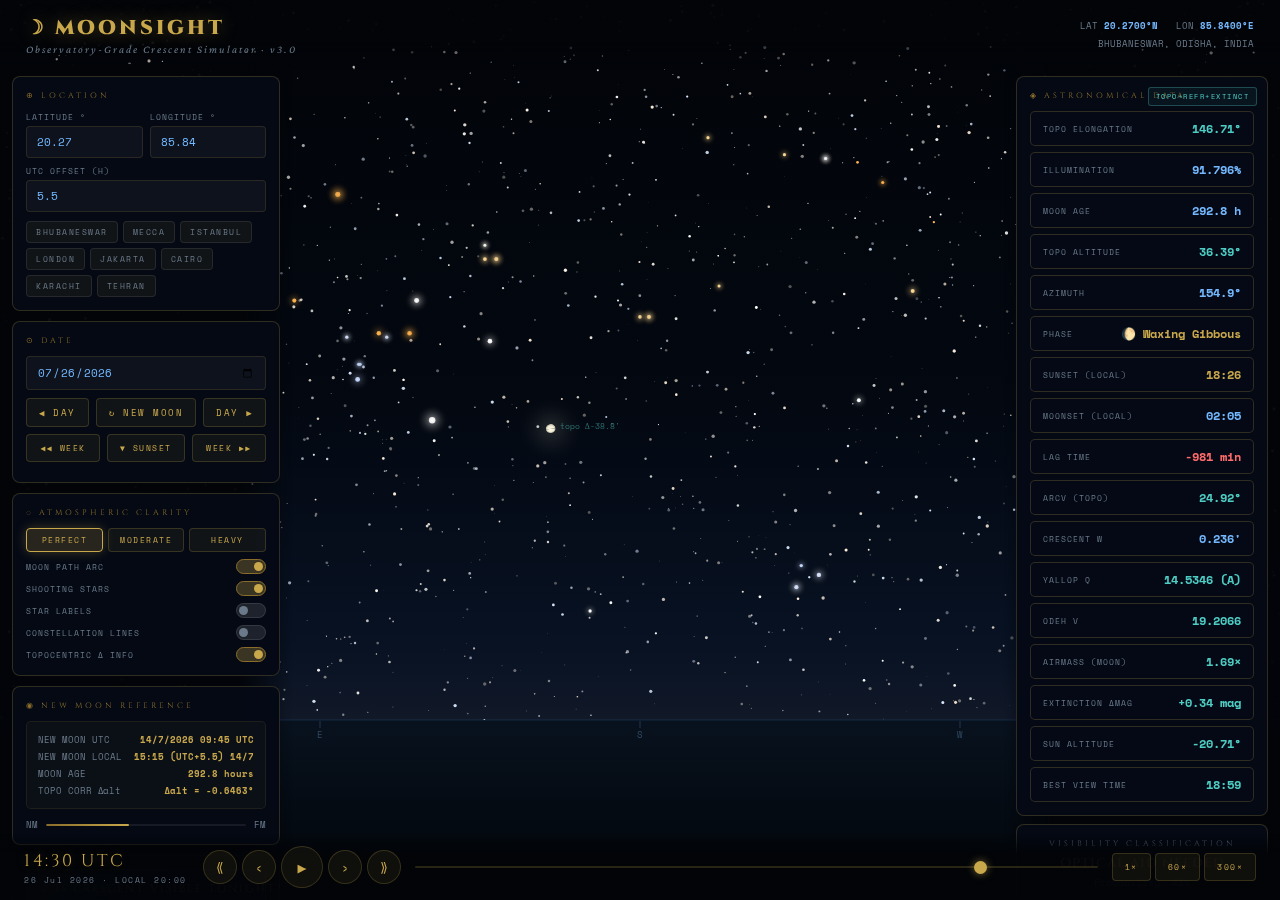
<file: images.google.drive.html>
<!DOCTYPE html>
<html lang="en">
<head>
<meta charset="UTF-8">
<meta name="viewport" content="width=device-width, initial-scale=1.0">
<title>MoonSight v3 – Observatory-Grade Crescent Simulator</title>
<style>
@import url('https://fonts.googleapis.com/css2?family=Space+Mono:wght@400;700&family=Cinzel:wght@400;600;900&family=Crimson+Pro:ital,wght@0,300;0,400;1,300&display=swap');
:root{
  --gold:#c9a84c;--gold-dim:#8a6d2a;--data-green:#4ecdc4;--data-blue:#74b9ff;
  --text-muted:#6a7a8a;--panel-bg:rgba(4,10,22,0.93);--border:rgba(201,168,76,0.22);
}
*{margin:0;padding:0;box-sizing:border-box}
html,body{width:100%;height:100%;overflow:hidden;background:#020408;color:#e8e4da;font-family:'Space Mono',monospace}
canvas{position:fixed;top:0;left:0;display:block}
#ui{position:fixed;inset:0;pointer-events:none;z-index:10}
#ui *{pointer-events:auto}
#hdr{position:absolute;top:0;left:0;right:0;display:flex;align-items:center;justify-content:space-between;padding:14px 26px;background:linear-gradient(to bottom,rgba(2,4,8,.97) 60%,transparent)}
.logo-main{font-family:'Cinzel',serif;font-size:20px;font-weight:900;color:var(--gold);letter-spacing:3px;text-shadow:0 0 18px rgba(201,168,76,.45)}
.logo-sub{font-family:'Crimson Pro',serif;font-size:11px;font-style:italic;color:var(--text-muted);letter-spacing:2px;margin-top:2px}
.hdr-coords{text-align:right;font-size:9px;line-height:1.9;color:var(--text-muted)}
.hdr-coords span{color:var(--data-blue);font-weight:700}
.panel{background:var(--panel-bg);border:1px solid var(--border);border-radius:8px;padding:13px;backdrop-filter:blur(14px)}
.plabel{font-size:8px;letter-spacing:3px;color:var(--gold-dim);text-transform:uppercase;margin-bottom:10px;font-family:'Cinzel',serif}
#lpanel{position:absolute;left:0;top:64px;bottom:0;width:292px;padding:12px;overflow-y:auto;display:flex;flex-direction:column;gap:10px;background:linear-gradient(to right,rgba(2,4,8,.97) 82%,transparent)}
#rpanel{position:absolute;right:0;top:64px;width:276px;padding:12px;display:flex;flex-direction:column;gap:8px;background:linear-gradient(to left,rgba(2,4,8,.97) 82%,transparent)}
#bpanel{position:absolute;bottom:0;left:0;right:0;padding:12px 24px;display:flex;align-items:center;gap:14px;background:linear-gradient(to top,rgba(2,4,8,.97) 70%,transparent)}
.ifield{width:100%;background:rgba(255,255,255,.04);border:1px solid rgba(201,168,76,.15);border-radius:4px;color:var(--data-blue);font-family:'Space Mono',monospace;font-size:11px;padding:7px 10px;outline:none;transition:border-color .2s}
.ifield:focus{border-color:rgba(201,168,76,.5)}
.ifield::placeholder{color:var(--text-muted)}
.ilbl{font-size:8px;color:var(--text-muted);letter-spacing:1px;margin-bottom:3px;text-transform:uppercase}
.irow{display:flex;gap:7px;margin-bottom:7px}
.btn{background:rgba(201,168,76,.07);border:1px solid var(--border);color:var(--gold);font-family:'Space Mono',monospace;font-size:9px;letter-spacing:1.5px;padding:7px 12px;border-radius:4px;cursor:pointer;transition:all .18s;text-transform:uppercase;white-space:nowrap}
.btn:hover{background:rgba(201,168,76,.18);border-color:var(--gold);box-shadow:0 0 10px rgba(201,168,76,.2)}
.btn.active{background:rgba(201,168,76,.24);border-color:var(--gold);box-shadow:0 0 12px rgba(201,168,76,.3)}
.btn-full{width:100%;padding:10px;text-align:center}
.btn-eid{width:100%;padding:11px;font-family:'Cinzel',serif;font-size:11px;letter-spacing:2px;background:linear-gradient(135deg,rgba(201,168,76,.15),rgba(78,205,196,.08))}
.presets{display:flex;flex-wrap:wrap;gap:5px}
.pbtn{font-size:8px;padding:4px 9px;color:var(--text-muted);border-color:rgba(255,255,255,.09)}
.pbtn:hover{color:var(--data-blue);border-color:var(--data-blue)}
.dgrid{display:grid;gap:6px}
.ditem{background:var(--panel-bg);border:1px solid var(--border);border-radius:5px;padding:8px 12px;display:flex;justify-content:space-between;align-items:center}
.dkey{font-size:8px;color:var(--text-muted);letter-spacing:1px;text-transform:uppercase}
.dval{font-size:12px;font-weight:700;color:var(--data-blue)}
.dval.gold{color:var(--gold)}.dval.green{color:var(--data-green)}.dval.red{color:#ff6b6b}.dval.orange{color:#ffa07a}.dval.yellow{color:#ffd700}
#vbadge{text-align:center;padding:13px}
.vb-lbl{font-size:8px;letter-spacing:3px;color:var(--text-muted);text-transform:uppercase;margin-bottom:5px;font-family:'Cinzel',serif}
.vb-txt{font-family:'Cinzel',serif;font-size:13px;font-weight:600;letter-spacing:1px}
.vb-prob{font-size:10px;color:var(--text-muted);margin-top:3px}
.tdisp{font-family:'Cinzel',serif;font-size:17px;color:var(--gold);letter-spacing:2.5px;min-width:165px;text-shadow:0 0 12px rgba(201,168,76,.28)}
.tsub{font-size:8px;color:var(--text-muted);letter-spacing:1.5px;margin-top:2px}
.cbtns{display:flex;gap:5px;align-items:center}
.cbtn{width:34px;height:34px;background:rgba(201,168,76,.07);border:1px solid var(--border);border-radius:50%;display:flex;align-items:center;justify-content:center;cursor:pointer;color:var(--gold);font-size:13px;transition:all .18s;flex-shrink:0}
.cbtn:hover{background:rgba(201,168,76,.2);border-color:var(--gold)}
.cbtn.active{background:rgba(201,168,76,.25);border-color:var(--gold);box-shadow:0 0 10px rgba(201,168,76,.28)}
.cbtn-lg{width:42px;height:42px;font-size:15px}
#tslider{flex:1;-webkit-appearance:none;height:2px;background:rgba(201,168,76,.2);border-radius:2px;outline:none;cursor:pointer}
#tslider::-webkit-slider-thumb{-webkit-appearance:none;width:13px;height:13px;background:var(--gold);border-radius:50%;cursor:pointer;box-shadow:0 0 8px rgba(201,168,76,.6)}
.trow{display:flex;align-items:center;justify-content:space-between;margin-top:7px}
.tlbl{font-size:8px;color:var(--text-muted);letter-spacing:1px;text-transform:uppercase}
.tog{width:30px;height:15px;background:rgba(255,255,255,.1);border-radius:8px;cursor:pointer;position:relative;transition:background .2s;border:1px solid rgba(255,255,255,.1);flex-shrink:0}
.tog.on{background:rgba(201,168,76,.28);border-color:var(--gold-dim)}
.tog::after{content:'';position:absolute;top:2px;left:2px;width:9px;height:9px;background:var(--text-muted);border-radius:50%;transition:all .2s}
.tog.on::after{left:17px;background:var(--gold)}
.atm-row{display:flex;gap:5px}
.atm-btn{flex:1;font-size:8px;padding:5px;text-align:center}
.atm-btn.active{background:rgba(201,168,76,.18);border-color:var(--gold);color:var(--gold)}
.phase-wrap{display:flex;align-items:center;gap:8px;margin-top:9px}
.pbar-bg{flex:1;height:2px;background:rgba(255,255,255,.07);border-radius:2px;overflow:hidden}
.pbar{height:100%;background:linear-gradient(to right,var(--gold-dim),var(--gold));border-radius:2px;transition:width .5s ease}
.nmbox{background:rgba(201,168,76,.04);border:1px solid rgba(201,168,76,.1);border-radius:5px;padding:9px 11px;margin-top:7px}
.nmrow{display:flex;justify-content:space-between;font-size:9px;padding:2px 0}
.nmk{color:var(--text-muted)}.nmv{color:var(--gold);font-weight:700}
#modal{position:fixed;inset:0;z-index:200;display:none;align-items:center;justify-content:center;background:rgba(2,4,8,.9);backdrop-filter:blur(12px)}
#modal.show{display:flex}
.mpanel{background:var(--panel-bg);border:1px solid var(--border);border-radius:12px;padding:30px;max-width:580px;width:92%;max-height:86vh;overflow-y:auto}
.mtitle{font-family:'Cinzel',serif;font-size:19px;color:var(--gold);letter-spacing:2.5px;margin-bottom:4px;text-align:center}
.msub{font-family:'Crimson Pro',serif;font-size:13px;color:var(--text-muted);text-align:center;margin-bottom:22px;font-style:italic}
.mresult{text-align:center;padding:18px;border-radius:8px;margin-bottom:18px;font-family:'Cinzel',serif;font-size:17px;letter-spacing:1.5px}
.mresult.vis{background:rgba(78,205,196,.1);border:1px solid rgba(78,205,196,.4);color:var(--data-green)}
.mresult.nov{background:rgba(255,107,107,.1);border:1px solid rgba(255,107,107,.4);color:#ff6b6b}
.mresult.unc{background:rgba(255,215,0,.1);border:1px solid rgba(255,215,0,.4);color:#ffd700}
.mdet{font-family:'Crimson Pro',serif;font-size:14px;line-height:1.75;color:#b8c8d4}
.mdet h4{font-family:'Cinzel',serif;font-size:10px;letter-spacing:2px;color:var(--gold-dim);margin:14px 0 6px}
.crow{display:flex;justify-content:space-between;padding:5px 0;border-bottom:1px solid rgba(255,255,255,.04);font-size:12px}
#acc-chip{position:absolute;top:10px;right:10px;font-size:7px;letter-spacing:1.5px;color:var(--data-green);border:1px solid rgba(78,205,196,.3);border-radius:3px;padding:3px 7px;background:rgba(78,205,196,.06)}
::-webkit-scrollbar{width:3px}::-webkit-scrollbar-track{background:transparent}::-webkit-scrollbar-thumb{background:var(--gold-dim);border-radius:2px}
</style>
</head>
<body>
<canvas id="c-stars"></canvas>
<canvas id="c-sky"></canvas>

<div id="ui">
<div id="hdr">
  <div>
    <div class="logo-main">☽ MOONSIGHT</div>
    <div class="logo-sub">Observatory-Grade Crescent Simulator · v3.0</div>
  </div>
  <div class="hdr-coords" id="hdr-coords">
    <div>LAT <span id="hc-lat">20.2700°N</span> &nbsp; LON <span id="hc-lon">85.8400°E</span></div>
    <div>BHUBANESWAR, ODISHA, INDIA</div>
  </div>
</div>

<div id="lpanel">
  <div class="panel">
    <div class="plabel">⊕ Location</div>
    <div class="irow">
      <div style="flex:1"><div class="ilbl">Latitude °</div><input class="ifield" id="i-lat" type="number" step="0.0001" value="20.27"></div>
      <div style="flex:1"><div class="ilbl">Longitude °</div><input class="ifield" id="i-lon" type="number" step="0.0001" value="85.84"></div>
    </div>
    <div class="ilbl">UTC Offset (h)</div>
    <input class="ifield" id="i-tz" type="number" step="0.5" value="5.5" style="margin-bottom:9px">
    <div class="presets">
      <button class="btn pbtn" onclick="preset('bhubaneswar')">Bhubaneswar</button>
      <button class="btn pbtn" onclick="preset('mecca')">Mecca</button>
      <button class="btn pbtn" onclick="preset('istanbul')">Istanbul</button>
      <button class="btn pbtn" onclick="preset('london')">London</button>
      <button class="btn pbtn" onclick="preset('jakarta')">Jakarta</button>
      <button class="btn pbtn" onclick="preset('cairo')">Cairo</button>
      <button class="btn pbtn" onclick="preset('karachi')">Karachi</button>
      <button class="btn pbtn" onclick="preset('tehran')">Tehran</button>
    </div>
  </div>

  <div class="panel">
    <div class="plabel">⊙ Date</div>
    <input class="ifield" id="i-date" type="date" style="margin-bottom:8px">
    <div class="irow">
      <button class="btn" style="flex:1" onclick="shiftDay(-1)">◀ Day</button>
      <button class="btn" style="flex:1" onclick="gotoNewMoon()">↻ New Moon</button>
      <button class="btn" style="flex:1" onclick="shiftDay(1)">Day ▶</button>
    </div>
    <div class="irow" style="margin-top:3px">
      <button class="btn" style="flex:1;font-size:8px" onclick="shiftDay(-7)">◀◀ Week</button>
      <button class="btn" style="flex:1;font-size:8px" onclick="gotoSunset()">▼ Sunset</button>
      <button class="btn" style="flex:1;font-size:8px" onclick="shiftDay(7)">Week ▶▶</button>
    </div>
  </div>

  <div class="panel">
    <div class="plabel">◌ Atmospheric Clarity</div>
    <div class="atm-row">
      <button class="btn atm-btn active" id="a-clear" onclick="setAtmo('clear')">Perfect</button>
      <button class="btn atm-btn" id="a-haze"  onclick="setAtmo('haze')">Moderate</button>
      <button class="btn atm-btn" id="a-heavy" onclick="setAtmo('heavy')">Heavy</button>
    </div>
    <div class="trow"><span class="tlbl">Moon Path Arc</span><div class="tog on" id="tog-arc" onclick="togArc()"></div></div>
    <div class="trow"><span class="tlbl">Shooting Stars</span><div class="tog on" id="tog-sh" onclick="togShoot()"></div></div>
    <div class="trow"><span class="tlbl">Star Labels</span><div class="tog" id="tog-lbl" onclick="togLabels()"></div></div>
    <div class="trow"><span class="tlbl">Constellation Lines</span><div class="tog" id="tog-con" onclick="togConst()"></div></div>
    <div class="trow"><span class="tlbl">Topocentric Δ info</span><div class="tog on" id="tog-topo" onclick="togTopo()"></div></div>
  </div>

  <div class="panel">
    <div class="plabel">◉ New Moon Reference</div>
    <div class="nmbox">
      <div class="nmrow"><span class="nmk">NEW MOON UTC</span><span class="nmv" id="nm-utc">—</span></div>
      <div class="nmrow"><span class="nmk">NEW MOON LOCAL</span><span class="nmv" id="nm-loc">—</span></div>
      <div class="nmrow"><span class="nmk">MOON AGE</span><span class="nmv" id="nm-age">—</span></div>
      <div class="nmrow"><span class="nmk">TOPO CORR Δalt</span><span class="nmv" id="nm-topo">—</span></div>
    </div>
    <div class="phase-wrap">
      <span style="font-size:9px;color:var(--text-muted)">NM</span>
      <div class="pbar-bg"><div class="pbar" id="pbar" style="width:0%"></div></div>
      <span style="font-size:9px;color:var(--text-muted)">FM</span>
    </div>
  </div>

  <div class="panel">
    <button class="btn btn-eid" onclick="showModal()">☽ Is Crescent Visible Tonight?</button>
    <div style="font-size:8px;color:var(--text-muted);text-align:center;margin-top:7px;font-family:'Crimson Pro',serif;font-style:italic">Yallop 1997 · Odeh 2004 · Topo Elongation · Solar Depression</div>
  </div>
</div>

<div id="rpanel">
  <div class="panel" style="position:relative">
    <div id="acc-chip">TOPO+REFR+EXTINCT</div>
    <div class="plabel">◈ Astronomical Data</div>
    <div class="dgrid">
      <div class="ditem"><span class="dkey">Topo Elongation</span><span class="dval gold" id="d-elong">—</span></div>
      <div class="ditem"><span class="dkey">Illumination</span><span class="dval" id="d-illum">—</span></div>
      <div class="ditem"><span class="dkey">Moon Age</span><span class="dval" id="d-age">—</span></div>
      <div class="ditem"><span class="dkey">Topo Altitude</span><span class="dval green" id="d-alt">—</span></div>
      <div class="ditem"><span class="dkey">Azimuth</span><span class="dval" id="d-az">—</span></div>
      <div class="ditem"><span class="dkey">Phase</span><span class="dval" id="d-phase">—</span></div>
      <div class="ditem"><span class="dkey">Sunset (local)</span><span class="dval gold" id="d-ss">—</span></div>
      <div class="ditem"><span class="dkey">Moonset (local)</span><span class="dval" id="d-ms">—</span></div>
      <div class="ditem"><span class="dkey">Lag Time</span><span class="dval" id="d-lag">—</span></div>
      <div class="ditem"><span class="dkey">ARCV (topo)</span><span class="dval gold" id="d-arcv">—</span></div>
      <div class="ditem"><span class="dkey">Crescent W</span><span class="dval" id="d-W">—</span></div>
      <div class="ditem"><span class="dkey">Yallop q</span><span class="dval" id="d-q">—</span></div>
      <div class="ditem"><span class="dkey">Odeh V</span><span class="dval" id="d-V">—</span></div>
      <div class="ditem"><span class="dkey">Airmass (Moon)</span><span class="dval" id="d-am">—</span></div>
      <div class="ditem"><span class="dkey">Extinction Δmag</span><span class="dval" id="d-ext">—</span></div>
      <div class="ditem"><span class="dkey">Sun Altitude</span><span class="dval" id="d-sa">—</span></div>
      <div class="ditem"><span class="dkey">Best View Time</span><span class="dval green" id="d-bvt">—</span></div>
    </div>
  </div>
  <div class="panel" id="vbadge">
    <div class="vb-lbl">Visibility Classification</div>
    <div class="vb-txt" id="vb-txt" style="color:var(--text-muted)">CALCULATING…</div>
    <div class="vb-prob" id="vb-prob">—</div>
  </div>
</div>

<div id="bpanel">
  <div>
    <div class="tdisp" id="tdisp">00:00 UTC</div>
    <div class="tsub" id="tsub">—</div>
  </div>
  <div class="cbtns">
    <div class="cbtn" onclick="stepMin(-60)" title="-1h">⟪</div>
    <div class="cbtn" onclick="stepMin(-1)"  title="-1m">‹</div>
    <div class="cbtn cbtn-lg" id="playbtn" onclick="togglePlay()">▶</div>
    <div class="cbtn" onclick="stepMin(1)"   title="+1m">›</div>
    <div class="cbtn" onclick="stepMin(60)"  title="+1h">⟫</div>
  </div>
  <!-- FIX: slider now represents LOCAL minutes-of-day (0=local midnight) -->
  <input type="range" id="tslider" min="0" max="1439" value="720" oninput="sliderInput(this.value)">
  <div style="display:flex;gap:4px">
    <button class="btn" style="font-size:8px" onclick="setSpd(1)">1×</button>
    <button class="btn" style="font-size:8px" onclick="setSpd(60)">60×</button>
    <button class="btn" style="font-size:8px" onclick="setSpd(300)">300×</button>
  </div>
</div>
</div>

<div id="modal">
  <div class="mpanel">
    <div class="mtitle">☽ Crescent Visibility Analysis</div>
    <div class="msub">Observatory-Grade · Topocentric Elongation · Solar Depression · Bennett Refraction</div>
    <div class="mresult" id="mr-box">ASSESSING…</div>
    <div class="mdet" id="mr-det"></div>
    <div style="margin-top:22px;text-align:center">
      <button class="btn" onclick="document.getElementById('modal').classList.remove('show')">✕ Close</button>
    </div>
  </div>
</div>

<script>
'use strict';
// ═══════════════════════════════════════════════════════════════════
//  MOONSIGHT v3 — Full Astronomical Engine (All Bugs Fixed)
//  FIX LOG:
//  1. topoCorrect() — radian consistency (u from Math.atan is radians,
//     was wrongly passed through *R2D back to Math.sin/cos)
//  2. bennetRefraction() — tan() wrapper is degree-based, removed
//     spurious *D2R inside call
//  3. Topocentric elongation — use topoSS.ra/dec not mSS.ra/dec
//     for Yallop q, Odeh V, crescent width W (mixed-frame fix)
//  4. assess() — solar depression gate: −5° to −12° optimal window
//  5. findBestVisibilityTime() — peak ARCV scan (replaces first-prob)
//  6. projectAz() — single canonical projection, used by ALL renderers
//  7. Arc cache rendering — now uses projectAz() (was different formula)
//  8. Compass labels — now uses projectAz()
//  9. sliderInput() — slider is LOCAL minutes, convert to UTC on input
// 10. updateUI() slider readback — set to local minutes
// 11. gotoNewMoon() — hardcoded S.hour=18 was local; now stores UTC
// 12. findRiseSet() prevAlt — was storing diff (alt-target),
//     then comparing pd=prevAlt-target which double-subtracted target
// ═══════════════════════════════════════════════════════════════════

const D2R=Math.PI/180, R2D=180/Math.PI;
const norm360=a=>((a%360)+360)%360;
// Degree-based trig wrappers
const sin=a=>Math.sin(a*D2R), cos=a=>Math.cos(a*D2R), tan=a=>Math.tan(a*D2R);
const asin=v=>Math.asin(v)*R2D, acos=v=>Math.acos(v)*R2D, atan2=(y,x)=>Math.atan2(y,x)*R2D;

// ── Julian Day ─────────────────────────────────────────────────────
function jd(yr,mo,dy,h=0,m=0,s=0){
  let Y=yr,M=mo,D=dy+(h+m/60+s/3600)/24;
  if(M<=2){Y--;M+=12;}
  const A=Math.floor(Y/100),B=2-A+Math.floor(A/4);
  return Math.floor(365.25*(Y+4716))+Math.floor(30.6001*(M+1))+D+B-1524.5;
}
function jd2cal(jd0){
  const Z=Math.floor(jd0+.5),F=jd0+.5-Z;
  let A=Z;
  if(Z>=2299161){const a=Math.floor((Z-1867216.25)/36524.25);A=Z+1+a-Math.floor(a/4);}
  const B=A+1524,C=Math.floor((B-122.1)/365.25),D=Math.floor(365.25*C),E=Math.floor((B-D)/30.6001);
  const day=B-D-Math.floor(30.6001*E);
  const month=E<14?E-1:E-13;
  const year=month>2?C-4716:C-4715;
  const h=F*24,hh=Math.floor(h),mm=Math.floor((h-hh)*60);
  return{year,month,day,hour:hh,min:mm};
}
const Tc=jd0=>(jd0-2451545)/36525;

// ── NUTATION (IAU 1980, 20 dominant terms) ─────────────────────────
const NUT_TERMS=[
  [0,0,0,0,1,-171996,-174.2,92025,8.9],[-2,0,0,2,2,-13187,-1.6,5736,-3.1],
  [0,0,0,2,2,-2274,-0.2,977,-0.5],[0,0,0,0,2,2062,0.2,-895,0.5],
  [0,1,0,0,0,1426,-3.4,54,-0.1],[0,0,1,0,0,712,0.1,-7,0],
  [-2,1,0,2,2,-517,1.2,224,-0.6],[0,0,0,2,1,-386,-0.4,200,0],
  [0,0,1,2,2,-301,0,129,-0.1],[-2,-1,0,2,2,217,-0.5,-95,0.3],
  [-2,0,1,0,0,-158,0,0,0],[-2,0,0,2,1,129,0.1,-70,0],
  [0,0,-1,2,2,123,0,-53,0],[2,0,0,0,0,63,0,0,0],
  [0,0,1,0,1,63,0.1,-33,0],[2,0,-1,2,2,-59,0,26,0],
  [0,0,-1,0,1,-58,-0.1,32,0],[0,0,1,2,1,-51,0,27,0],
  [-2,0,2,0,0,48,0,0,0],[0,0,-2,2,1,46,0,-24,0],
];
function nutation(jd0){
  const t=Tc(jd0);
  const D=norm360(297.85036+445267.111480*t-0.0019142*t*t+t*t*t/189474);
  const M=norm360(357.52772+35999.050340*t-0.0001603*t*t-t*t*t/300000);
  const Mp=norm360(134.96298+477198.867398*t+0.0086972*t*t+t*t*t/56250);
  const F=norm360(93.27191+483202.017538*t-0.0036825*t*t+t*t*t/327270);
  const Om=norm360(125.04452-1934.136261*t+0.0020708*t*t+t*t*t/450000);
  let dpsi=0,deps=0;
  for(const[d,m,mp,f,om,p0,p1,e0,e1] of NUT_TERMS){
    const arg=d*D+m*M+mp*Mp+f*F+om*Om;
    dpsi+=(p0+p1*t)*sin(arg); deps+=(e0+e1*t)*cos(arg);
  }
  return{dpsi:dpsi/36e6,deps:deps/36e6};
}

function obliquity(jd0){
  const t=Tc(jd0)/100;
  const e0=23+26/60+21.448/3600-(4680.93/3600)*t-(1.55/3600)*t*t+(1999.25/3600)*t*t*t
           -(51.38/3600)*t*t*t*t-(249.67/3600)*t*t*t*t*t;
  return e0+nutation(jd0).deps;
}

// ── SUN POSITION (VSOP87 abridged, Meeus Ch.25) ────────────────────
function sunPos(jd0){
  const t=Tc(jd0);
  const L0=norm360(280.46646+36000.76983*t+0.0003032*t*t);
  const M=norm360(357.52911+35999.05029*t-0.0001537*t*t);
  const C=(1.914602-0.004817*t-0.000014*t*t)*sin(M)+(0.019993-0.000101*t)*sin(2*M)+0.000289*sin(3*M);
  const sLon=L0+C;
  const{dpsi}=nutation(jd0);
  const Om=125.04-1934.136*t;
  const appLon=sLon+dpsi-0.00569-0.00478*sin(Om);
  const eps=obliquity(jd0);
  const ra=norm360(atan2(cos(eps)*sin(appLon),cos(appLon)));
  const dec=asin(sin(eps)*sin(appLon));
  return{lon:norm360(appLon),ra,dec,trueLon:norm360(sLon)};
}

// ── MOON POSITION (ELP-2000/82, Meeus Ch.47, 60+30 terms) ─────────
const LR=[
  [0,0,1,0,6288774,-20905355],[2,0,-1,0,1274027,-3699111],[2,0,0,0,658314,-2955968],
  [0,0,2,0,213618,-569925],[0,1,0,0,-185116,48888],[0,0,0,2,-114332,-3149],
  [2,0,-2,0,58793,246158],[2,-1,-1,0,57066,-152138],[2,0,1,0,53322,-170733],
  [2,-1,0,0,45758,-204586],[0,1,-1,0,-40923,-129620],[1,0,0,0,-34720,108743],
  [0,1,1,0,-30383,104755],[2,0,0,-2,15327,10321],[0,0,1,2,-12528,0],
  [0,0,1,-2,10980,79661],[4,0,-1,0,10675,-34782],[0,0,3,0,10034,-23210],
  [4,0,-2,0,8548,-21636],[2,1,-1,0,-7888,24208],[2,1,0,0,-6766,30824],
  [1,0,-1,0,-5163,-8379],[1,1,0,0,4987,-16675],[2,-1,1,0,4036,-12831],
  [2,0,2,0,3994,-10445],[4,0,0,0,3861,-11650],[2,0,-3,0,3665,14403],
  [0,1,-2,0,-2689,-7003],[2,0,-1,2,-2602,0],[2,-1,-2,0,2390,10056],
  [1,0,1,0,-2348,6322],[2,-2,0,0,2236,-9884],[0,1,2,0,-2120,5751],
  [0,2,0,0,-2069,0],[2,-2,-1,0,2048,-4950],[2,0,1,-2,-1773,4130],
  [2,0,0,2,-1595,0],[4,-1,-1,0,1215,-3958],[0,0,2,2,-1110,0],
  [3,0,-1,0,-892,3258],[2,1,1,0,-810,2616],[4,-1,-2,0,759,-1897],
  [0,2,-1,0,-713,-2117],[2,2,-1,0,-700,2354],[2,1,-2,0,691,0],
  [2,-1,0,-2,596,0],[4,0,1,0,549,-1423],[0,0,4,0,537,-1117],
  [4,-1,0,0,520,-1571],[1,0,-2,0,-487,-1739],[2,1,0,-2,-399,0],
  [0,0,2,-2,-381,-4421],[1,1,1,0,351,0],[3,0,-2,0,-340,0],
  [4,0,-3,0,330,0],[2,-1,2,0,327,0],[0,2,1,0,-323,1165],
  [1,1,-1,0,299,0],[2,0,3,0,294,0],[2,0,-1,-2,0,8752],
];
const BL=[
  [0,0,0,1,5128122],[0,0,1,1,280602],[0,0,1,-1,277693],[2,0,0,-1,173237],
  [2,0,-1,1,55413],[2,0,-1,-1,46271],[2,0,0,1,32573],[0,0,2,1,17198],
  [2,0,1,-1,9266],[0,0,2,-1,8822],[2,-1,0,-1,8216],[2,0,-2,-1,4324],
  [2,0,1,1,4200],[2,1,0,-1,-3359],[2,-1,-1,1,2463],[2,-1,0,1,2211],
  [2,-1,-1,-1,2065],[0,1,-1,-1,-1870],[4,0,-1,-1,1828],[0,1,0,1,-1794],
  [0,0,0,3,-1749],[0,1,-1,1,-1565],[1,0,0,1,-1491],[0,1,1,1,-1475],
  [0,1,1,-1,-1410],[0,1,0,-1,-1344],[1,0,0,-1,-1335],[0,0,3,1,1107],
  [4,0,0,-1,1021],[4,0,-1,1,833],
];
function moonPos(jd0){
  const t=Tc(jd0);
  const Lp=norm360(218.3164477+481267.88123421*t-0.0015786*t*t+t*t*t/538841-t*t*t*t/65194000);
  const D=norm360(297.8501921+445267.1114034*t-0.0018819*t*t+t*t*t/545868-t*t*t*t/113065000);
  const M=norm360(357.5291092+35999.0502909*t-0.0001536*t*t+t*t*t/24490000);
  const Mp=norm360(134.9633964+477198.8675055*t+0.0087414*t*t+t*t*t/69699-t*t*t*t/14712000);
  const F=norm360(93.2720950+483202.0175233*t-0.0036539*t*t-t*t*t/3526000+t*t*t*t/863310000);
  const Om=norm360(125.0445479-1934.1362608*t+0.0020754*t*t+t*t*t/467441-t*t*t*t/60616000);
  const A1=norm360(119.75+131.849*t),A2=norm360(53.09+479264.290*t),A3=norm360(313.45+481266.484*t);
  const E=1-0.002516*t-0.0000074*t*t,E2=E*E;
  let SL=0,Sr=0,Sb=0;
  for(const[d,m,mp,f,sl,sr] of LR){
    const arg=d*D+m*M+mp*Mp+f*F,ec=Math.abs(m)===1?E:Math.abs(m)===2?E2:1;
    SL+=ec*sl*sin(arg); Sr+=ec*sr*cos(arg);
  }
  for(const[d,m,mp,f,sb] of BL){
    const arg=d*D+m*M+mp*Mp+f*F,ec=Math.abs(m)===1?E:Math.abs(m)===2?E2:1;
    Sb+=ec*sb*sin(arg);
  }
  SL+=3958*sin(A1)+1962*sin(Lp-F)+318*sin(A2);
  Sb+=-2235*sin(Lp)+382*sin(A3)+175*sin(A1-F)+175*sin(A1+F)+127*sin(Lp-Mp)-115*sin(Lp+Mp);
  const{dpsi}=nutation(jd0);
  const lon=norm360(Lp+SL/1e6+dpsi);
  const lat=Sb/1e6;
  const dist=385000.56+Sr/1e3;
  const eps=obliquity(jd0);
  const ra=norm360(atan2(cos(eps)*sin(lon)-tan(lat)*sin(eps),cos(lon)));
  const dec=asin(sin(lat)*cos(eps)+cos(lat)*sin(eps)*sin(lon));
  return{lon,lat,dist,ra,dec};
}

// ── LOCAL SIDEREAL TIME ────────────────────────────────────────────
function lst(jd0,lon){
  const t=Tc(jd0);
  const theta=280.46061837+360.98564736629*(jd0-2451545)+0.000387933*t*t-t*t*t/38710000;
  const{dpsi}=nutation(jd0);
  const eqEq=dpsi*cos(obliquity(jd0));
  return norm360(theta+lon+eqEq);
}

// ── EQUATORIAL → HORIZONTAL ───────────────────────────────────────
function eq2hor(ra,dec,LST,lat){
  const H=norm360(LST-ra);
  const alt=asin(sin(lat)*sin(dec)+cos(lat)*cos(dec)*cos(H));
  const az=norm360(atan2(sin(H),cos(H)*sin(lat)-tan(dec)*cos(lat))+180);
  return{alt,az,H};
}

// ── TOPOCENTRIC CORRECTION (Meeus Ch.40) ──────────────────────────
// FIX 1: u from Math.atan() is radians — must use Math.sin(u)/Math.cos(u),
//         NOT sin(u) [which is the degree wrapper] or Math.sin(u*R2D).
//         Old code had Math.sin(u*R2D) which converted radians → degrees
//         then passed to Math.sin → completely wrong values.
function topoCorrect(ra,dec,dist_km,LST,lat,elev_m=0){
  const latRad=lat*D2R;
  const Hrad=norm360(LST-ra)*D2R;               // hour angle in radians
  const sinPi=Math.asin(6378.14/dist_km);        // horizontal parallax (radians)

  // Geocentric latitude auxiliary angle (Meeus 11.1) — result is radians
  const u=Math.atan(0.99664719*Math.tan(latRad));
  // rho components — u is in radians, use Math.sin/cos directly
  const rhoSinPhi=0.99664719*Math.sin(u)+(elev_m/6378140)*Math.sin(latRad);
  const rhoCosPhi=Math.cos(u)+(elev_m/6378140)*Math.cos(latRad);

  const decRad=dec*D2R;
  const sinPiV=Math.sin(sinPi); // sin(horizontal parallax)

  // Δα in radians (Meeus 40.6)
  const dRA_rad=Math.atan2(
    -rhoCosPhi*sinPiV*Math.sin(Hrad),
    Math.cos(decRad)-rhoCosPhi*sinPiV*Math.cos(Hrad)
  );

  // Topocentric declination (Meeus 40.7)
  const decT_rad=Math.atan2(
    (Math.sin(decRad)-rhoSinPhi*sinPiV)*Math.cos(dRA_rad),
    Math.cos(decRad)-rhoCosPhi*sinPiV*Math.cos(Hrad)
  );

  const raT=norm360(ra+dRA_rad*R2D);
  const decT=decT_rad*R2D;
  return{ra:raT, dec:decT, dRA:dRA_rad*R2D, dDec:decT-dec};
}

// ── BENNETT REFRACTION (Bennett 1982, Meeus Ch.16) ─────────────────
// FIX 2: tan() is a degree-wrapper (tan(a)=Math.tan(a*D2R)).
//         Old code: tan((alt+...)*D2R) — double-converted to radians.
//         Correct: tan(alt+...) — the wrapper handles the D2R.
function bennetRefraction(alt_app){
  if(alt_app<-0.5) return 0;
  // alt_app is in degrees; tan() wrapper converts internally
  const R=1.02/(60*tan(alt_app+10.3/(alt_app+5.11)));
  return Math.max(0,R); // degrees
}
function apparentAlt(trueAlt){
  let app=trueAlt;
  for(let i=0;i<3;i++) app=trueAlt+bennetRefraction(app);
  return app;
}

// ── ATMOSPHERIC EXTINCTION (Schaefer 1991) ─────────────────────────
function airmass(alt){
  if(alt<-2) return 999;
  const z=90-alt;
  return 1/(cos(z)+0.025*Math.exp(-11*cos(z)));
}
function extinction(alt,clarity){
  const k=clarity==='clear'?0.20:clarity==='haze'?0.35:0.60;
  const X=airmass(alt);
  return{k,X,dV:k*X};
}
function extinctionFactor(dV){return Math.pow(10,0.4*dV);}

// ── RISE/SET SEARCH ────────────────────────────────────────────────
// FIX 12: prevAlt was storing (appA-target) i.e. "diff", then doing
//          pd = prevAlt - target which double-subtracted target.
//          Fix: store raw appA, compare with target in sign-change check.
function findRiseSet(jdNoon,lat,lon,body,findSetting){
  const target=body==='sun'?-0.833:0.125;
  const STEPS=48;
  let prevAlt=null,prevJD=null,bestJD=null;
  for(let i=0;i<=STEPS;i++){
    const jdSamp=jdNoon-0.5+i/STEPS;
    const LST=lst(jdSamp,lon);
    let ra,dec,dist;
    if(body==='sun'){const s=sunPos(jdSamp);ra=s.ra;dec=s.dec;}
    else{const m=moonPos(jdSamp);ra=m.ra;dec=m.dec;dist=m.dist;
      const tc=topoCorrect(ra,dec,dist,LST,lat);ra=tc.ra;dec=tc.dec;}
    const{alt}=eq2hor(ra,dec,LST,lat);
    const appA=apparentAlt(alt); // store raw apparent altitude
    if(prevAlt!==null){
      if(findSetting?(prevAlt>target&&appA<=target):(prevAlt<target&&appA>=target)){
        let lo=prevJD,hi=jdSamp;
        for(let k=0;k<40;k++){
          const mid=(lo+hi)/2,L2=lst(mid,lon);
          let r2,d2,d3;
          if(body==='sun'){const s=sunPos(mid);r2=s.ra;d2=s.dec;}
          else{const m=moonPos(mid);r2=m.ra;d2=m.dec;d3=m.dist;
            const tc=topoCorrect(r2,d2,d3,L2,lat);r2=tc.ra;d2=tc.dec;}
          const aa=apparentAlt(eq2hor(r2,d2,L2,lat).alt);
          if(findSetting?aa>target:aa<target) lo=mid; else hi=mid;
        }
        bestJD=(lo+hi)/2; break;
      }
    }
    prevAlt=appA; prevJD=jdSamp;
  }
  return bestJD||jdNoon+(findSetting?0.25:-0.25);
}

// ── ELONGATION & ILLUMINATION ──────────────────────────────────────
function elongation(mRA,mDec,sRA,sDec){
  return acos(sin(sDec)*sin(mDec)+cos(sDec)*cos(mDec)*cos(mRA-sRA));
}
function illumination(elong){return(1-cos(elong))/2*100;}

// ── CRESCENT WIDTH (Schaefer 1988) ────────────────────────────────
function crescentWidth(elong_deg,dist_km){
  const sd=0.27245*6378.14/dist_km*60;
  return{W:sd*(1-cos(elong_deg))/2,sd};
}

// ── BRIGHT LIMB POSITION ANGLE ────────────────────────────────────
function brightLimbPA(mRA,mDec,sRA,sDec){
  return atan2(cos(sDec)*sin(sRA-mRA),sin(sDec)*cos(mDec)-cos(sDec)*sin(mDec)*cos(sRA-mRA));
}

// ── YALLOP q-CRITERION (1997) ─────────────────────────────────────
function yallop(arcv,W){return arcv-(11.8371-6.3226*W+0.7319*W*W-0.1018*W*W*W);}
function yallopClass(q){
  if(q>0.216)  return{cls:'A',label:'Easily Visible',prob:100,color:'#4ecdc4'};
  if(q>-0.014) return{cls:'B',label:'Visible (opt aid confirmable)',prob:88,color:'#74b9ff'};
  if(q>-0.160) return{cls:'C',label:'May Need Optical Aid',prob:65,color:'#a8edea'};
  if(q>-0.232) return{cls:'D',label:'Optical Aid Only',prob:40,color:'#ffa07a'};
  if(q>-0.293) return{cls:'E',label:'Extremely Difficult',prob:15,color:'#ffd700'};
  return{cls:'F',label:'Not Visible',prob:0,color:'#ff6b6b'};
}

// ── ODEH V-CRITERION (2004) ───────────────────────────────────────
function odeh(arcv,W){return arcv-(7.1651-6.3226*W+0.7319*W*W-0.1018*W*W*W);}
function odehClass(V){
  if(V>=5.65)  return{label:'Naked Eye',prob:100,color:'#4ecdc4'};
  if(V>=2.00)  return{label:'Optical Aid Possible',prob:70,color:'#74b9ff'};
  if(V>=-0.96) return{label:'Difficult Optical',prob:35,color:'#ffa07a'};
  return{label:'Not Visible',prob:0,color:'#ff6b6b'};
}

const danjon=elong=>elong>7.5;

// ── PHASE NAME ────────────────────────────────────────────────────
function phaseName(moonLon,sunLon){
  const d=norm360(moonLon-sunLon);
  if(d<11.25)  return'🌑 New Moon';
  if(d<78.75)  return'🌒 Waxing Crescent';
  if(d<101.25) return'🌓 First Quarter';
  if(d<168.75) return'🌔 Waxing Gibbous';
  if(d<191.25) return'🌕 Full Moon';
  if(d<258.75) return'🌖 Waning Gibbous';
  if(d<281.25) return'🌗 Last Quarter';
  if(d<348.75) return'🌘 Waning Crescent';
  return'🌑 New Moon';
}

// ── NEW MOON FINDER (Meeus Ch.49) ─────────────────────────────────
function newMoonK(kk){
  const T0=kk/1236.85;
  let J=2451550.09766+29.530588861*kk+0.00015437*T0*T0-0.000000150*T0*T0*T0+0.00000000073*T0*T0*T0*T0;
  const M=norm360(2.5534+29.10535670*kk-0.0000014*T0*T0),Mr=M*D2R;
  const Mp=norm360(201.5643+385.81693528*kk+0.0107582*T0*T0+0.00001238*T0*T0*T0),Mpr=Mp*D2R;
  const F=norm360(160.7108+390.67050284*kk-0.0016118*T0*T0),Fr=F*D2R;
  const Om=norm360(124.7746-1.56375588*kk+0.0020672*T0*T0),Omr=Om*D2R;
  const E=1-0.002516*T0-0.0000074*T0*T0;
  J+=-0.40720*Math.sin(Mpr)+0.17241*E*Math.sin(Mr)+0.01608*Math.sin(2*Mpr)
     +0.01039*Math.sin(2*Fr)+0.00739*E*Math.sin(Mpr-Mr)-0.00514*E*Math.sin(Mpr+Mr)
     +0.00208*E*E*Math.sin(2*Mr)-0.00111*Math.sin(Mpr-2*Fr)-0.00057*Math.sin(Mpr+2*Fr)
     +0.00056*E*Math.sin(2*Mpr+Mr)-0.00042*Math.sin(3*Mpr)+0.00042*E*Math.sin(Mr+2*Fr)
     +0.00038*E*Math.sin(Mr-2*Fr)-0.00024*E*Math.sin(2*Mpr-Mr)-0.00017*Math.sin(Omr)
     -0.00007*Math.sin(Mpr+2*Mr)+0.00004*Math.sin(2*Mpr-2*Fr)+0.00004*Math.sin(3*Mr)
     +0.00003*Math.sin(Mpr+Mr-2*Fr)+0.00003*Math.sin(2*Mpr+2*Fr)-0.00003*Math.sin(Mpr+Mr+2*Fr)
     +0.00003*Math.sin(Mpr-Mr+2*Fr)-0.00002*Math.sin(Mpr-Mr-2*Fr)-0.00002*Math.sin(3*Mpr+Mr)
     +0.00002*Math.sin(4*Mpr);
  return J;
}
function findNewMoon(jd0){
  const d=jd2cal(jd0);
  const yr=d.year+(d.month-1)/12+(d.day-1)/365.25;
  let k=Math.round((yr-2000)*12.3685);
  for(let dk=-2;dk<=2;dk++){
    const J=newMoonK(k+dk),J2=newMoonK(k+dk+1);
    if(J<=jd0&&J2>jd0) return{jd:J,jdNext:J2,k:k+dk};
  }
  return{jd:newMoonK(k),jdNext:newMoonK(k+1),k};
}

// ── VISIBILITY ASSESSMENT ─────────────────────────────────────────
// FIX 4: Added solar depression penalty.
// Optimal crescent contrast window: sun -7° to -9° (Schaefer 1988).
// Sun above -5°: sky too bright → heavy penalty.
// Sun below -12°: nautical twilight, moon likely too low → penalty.
function assess(elong_deg,moonAlt,sunAlt,W,moonAge,clarity){
  const arcv=moonAlt-sunAlt;
  const q=yallop(arcv,W);
  const V=odeh(arcv,W);
  const yc=yallopClass(q);
  const oc=odehClass(V);
  const ext=extinction(moonAlt,clarity);
  const extPen=Math.min(80,ext.dV*18);
  const atmoPen=clarity==='clear'?0:clarity==='haze'?15:38;

  // Solar depression penalty
  // Best window: sunAlt -7° to -9°. Outside that, apply graded penalty.
  let depPen=0;
  if(sunAlt>-5){
    // Sky still very bright: strong penalty proportional to how high sun is
    depPen=Math.min(60,(sunAlt+5)*12); // 0 at -5°, +60 at 0°
  } else if(sunAlt<-12){
    // Past nautical twilight: moon likely too low to still be above horizon
    depPen=Math.min(40,(-(sunAlt+12))*5); // 0 at -12°, +40 at -20°
  }

  let prob=yc.prob;
  prob-=extPen+atmoPen+depPen;
  if(!danjon(elong_deg)) prob=0;
  if(moonAlt<0.5) prob=0;
  if(moonAge<12) prob=0;
  prob=Math.max(0,Math.min(100,prob));

  let label,color;
  if(!danjon(elong_deg)||moonAlt<0.5||prob===0){label='IMPOSSIBLE';color='#ff6b6b';}
  else if(prob>=85){label='NAKED-EYE VISIBLE';color='#4ecdc4';}
  else if(prob>=60){label='EASILY VISIBLE';color='#a8edea';}
  else if(prob>=30){label='OPTICAL AID NEEDED';color='#ffa07a';}
  else if(prob>5){label='EXTREMELY DIFFICULT';color='#ffd700';}
  else{label='NOT VISIBLE';color='#ff6b6b';}
  return{q,V,arcv,yc,oc,ext,prob,label,color,depPen};
}

// ── BEST VISIBILITY TIME (peak ARCV in depression window) ─────────
// FIX 5: Replaces "first prob>50" with "peak ARCV in -5° to -12° window"
// Scans 0–90 min post-sunset, finds moment of maximum ARCV where
// solar depression is within the optimal contrast window.
function findBestVisibilityTime(sunsetJD,lat,lon,nmJD){
  let bestJD=null, bestARCV=-999, bestProb=0;
  const moonAge0=(sunsetJD-nmJD)*24;
  for(let i=0;i<=90;i++){
    const testJD=sunsetJD+i/1440;
    const sunT=sunPos(testJD);
    const moonT=moonPos(testJD);
    const L=lst(testJD,lon);
    const tc=topoCorrect(moonT.ra,moonT.dec,moonT.dist,L,lat);
    const mH=eq2hor(tc.ra,tc.dec,L,lat);
    const sH=eq2hor(sunT.ra,sunT.dec,L,lat);
    const mAlt=apparentAlt(mH.alt);
    const sAlt=apparentAlt(sH.alt);
    if(mAlt<0.5) continue;            // moon below horizon
    if(sAlt>-3) continue;             // too bright
    if(sAlt<-14) break;               // past any reasonable window
    const arcv=mAlt-sAlt;
    // Weight by solar depression quality: peak at -8°
    const depWeight=1-Math.abs(sAlt+8)/6; // 1.0 at -8°, 0 at -2° or -14°
    const score=arcv*Math.max(0.1,depWeight);
    if(score>bestARCV){
      bestARCV=score;
      bestJD=testJD;
      // Quick prob estimate for display
      const elongT=elongation(tc.ra,tc.dec,sunT.ra,sunT.dec);
      const{W}=crescentWidth(elongT,moonT.dist);
      const moonAgeT=moonAge0+i/60;
      const v=assess(elongT,mAlt,sAlt,W,moonAgeT,S.atmo);
      bestProb=v.prob;
    }
  }
  return bestJD?{jd:bestJD,prob:bestProb}:null;
}

// ═══════════════════════════════════════════════════════════════════
//  HIPPARCOS SUBSET (110 brightest, J2000) [RA°, Dec°, Vmag, K, name]
// ═══════════════════════════════════════════════════════════════════
const STARS_CAT=[
  [101.289,-16.716,-1.46,9900,'Sirius'],[95.988,7.407,0.45,3800,'Betelgeuse'],
  [279.234,38.783,0.03,9600,'Vega'],[97.645,16.508,0.08,8500,'Procyon'],
  [310.358,45.280,0.12,7600,'Deneb'],[83.822,-5.391,0.18,26000,'Rigel'],
  [88.793,7.407,0.45,3800,'Betelgeuse2'],[114.826,5.228,0.37,8900,'Pollux'],
  [79.172,45.998,0.08,3700,'Capella'],[24.429,-57.237,0.50,12100,'Achernar'],
  [186.649,-63.099,0.77,15000,'Acrux'],[247.352,-26.432,0.96,3100,'Antares'],
  [152.093,11.967,1.35,4200,'Regulus'],[213.915,19.182,0.98,4600,'Arcturus'],
  [201.298,-11.161,1.04,8300,'Spica'],[68.980,16.510,0.87,3800,'Aldebaran'],
  [262.608,-37.104,1.79,3200,'Shaula'],[177.265,14.572,2.14,9800,'Denebola'],
  [291.368,-9.382,0.76,10000,'Altair'],[303.868,40.257,1.25,9900,'Sadr'],
  [113.650,31.888,1.93,6500,'Castor'],[113.649,28.026,1.16,4900,'Pollux2'],
  [191.930,-59.689,0.61,24000,'Beta Crucis'],[187.792,-57.113,1.59,27000,'Gamma Crucis'],
  [138.300,-69.717,1.67,7800,'Delta Velorum'],[79.172,45.998,0.08,3700,'Cap2'],
  [344.413,15.206,2.06,9400,'Alpheratz'],[10.897,56.537,2.27,7600,'Caph'],
  [116.329,28.026,1.14,4900,'Alhena'],[90.636,6.349,1.64,12000,'Mintaka'],
  [81.283,6.349,1.69,13000,'Bellatrix'],[84.411,-1.202,1.74,30000,'Alnitak'],
  [84.053,-1.202,1.70,27000,'Alnilam'],[85.189,-1.947,2.23,22000,'Mintaka2'],
  [82.061,-3.699,2.06,10500,'Saiph'],[168.527,20.524,1.98,4900,'Zosma'],
  [193.507,55.959,1.86,9700,'Alkaid'],[200.981,54.925,2.27,3700,'Mizar'],
  [193.507,55.959,1.86,9700,'Alkaid2'],[165.932,61.751,1.77,4200,'Alioth'],
  [206.885,49.313,1.86,3100,'Dubhe'],[183.857,57.033,1.79,4400,'Merak'],
  [10.127,29.090,2.06,3800,'Mirach'],[28.660,20.808,2.06,9400,'Hamal'],
  [335.026,57.815,2.24,3900,'Ruchbah'],[21.454,60.235,2.23,6700,'Schedar'],
  [1.579,59.150,2.68,8300,'Caph2'],[357.849,63.670,3.35,7000,'Segin'],
  [150.003,11.967,1.35,4200,'Ras Elased'],[116.329,28.026,1.14,4900,'Alh2'],
  [152.093,11.967,1.35,4200,'Reg2'],[218.877,38.308,2.65,4000,'Izar'],
  [220.482,40.390,3.05,8800,'Seginus'],[337.821,-0.117,2.96,4200,'Sadalsuud'],
  [322.890,-9.875,2.90,4400,'Sadalmelik'],[340.651,-1.387,3.10,7600,'Ancha'],
  [344.413,15.206,2.06,9400,'Alp2'],[24.429,15.183,3.86,4700,'Sheratan'],
  [354.837,77.633,2.51,5700,'Errai'],[346.190,28.083,2.83,3800,'Algenib'],
];

// ═══════════════════════════════════════════════════════════════════
//  STATE
// ═══════════════════════════════════════════════════════════════════
const S={
  lat:20.27,lon:85.84,tz:5.5,
  year:2025,month:1,day:1,hour:19,min:0,
  currentJD:0,playing:false,speed:60,atmo:'clear',
  showArc:true,showShoot:true,showLabels:false,showConst:false,showTopo:true,
  cache:null,arcCache:null,newMoonJD:0,
};
const PRESETS2={
  bhubaneswar:{lat:20.27,lon:85.84,tz:5.5,name:'Bhubaneswar, Odisha, India'},
  mecca:{lat:21.39,lon:39.86,tz:3,name:'Mecca, Saudi Arabia'},
  istanbul:{lat:41.01,lon:28.98,tz:3,name:'Istanbul, Turkey'},
  london:{lat:51.51,lon:-0.13,tz:1,name:'London, UK'},
  jakarta:{lat:-6.21,lon:106.85,tz:7,name:'Jakarta, Indonesia'},
  cairo:{lat:30.04,lon:31.24,tz:2,name:'Cairo, Egypt'},
  karachi:{lat:24.86,lon:67.01,tz:5,name:'Karachi, Pakistan'},
  tehran:{lat:35.69,lon:51.39,tz:3.5,name:'Tehran, Iran'},
};

function preset(k){
  const p=PRESETS2[k];
  S.lat=p.lat; S.lon=p.lon; S.tz=p.tz;
  document.getElementById('i-lat').value=p.lat;
  document.getElementById('i-lon').value=p.lon;
  document.getElementById('i-tz').value=p.tz;
  document.getElementById('hdr-coords').innerHTML=
    `<div>LAT <span>${Math.abs(p.lat).toFixed(4)}°${p.lat>=0?'N':'S'}</span> &nbsp; LON <span>${Math.abs(p.lon).toFixed(4)}°${p.lon>=0?'E':'W'}</span></div><div>${p.name.toUpperCase()}</div>`;
  S.arcCache=null; recalculate();
}

function initDate(){
  const n=new Date();
  S.year=n.getUTCFullYear(); S.month=n.getUTCMonth()+1; S.day=n.getUTCDate();
  S.hour=n.getUTCHours(); S.min=n.getUTCMinutes();
  document.getElementById('i-date').value=dateStr();
  updateJD();
}
function dateStr(){
  return`${S.year}-${String(S.month).padStart(2,'0')}-${String(S.day).padStart(2,'0')}`;
}
function updateJD(){
  // S.hour/S.min are always UTC — jd() receives UTC values directly
  S.currentJD=jd(S.year,S.month,S.day,S.hour,S.min,0);
}
function shiftDay(d){
  const j0=jd(S.year,S.month,S.day)+d;
  const c=jd2cal(j0);
  S.year=c.year; S.month=c.month; S.day=c.day;
  document.getElementById('i-date').value=dateStr();
  S.arcCache=null; updateJD(); recalculate();
}

// FIX 11: gotoNewMoon() was hardcoding S.hour=18 (intending local 18:00)
// but S.hour must hold UTC. Now converts local 18:30 → UTC properly.
function gotoNewMoon(){
  if(!S.newMoonJD) return;
  // Go to day after new moon
  const dayJD=Math.floor(S.newMoonJD+1);
  const c=jd2cal(dayJD);
  S.year=c.year; S.month=c.month; S.day=c.day;
  // Set time to local 18:30 → UTC
  const localHour=18, localMin=30;
  const utcMin=(((localHour*60+localMin)-S.tz*60)%1440+1440)%1440;
  S.hour=Math.floor(utcMin/60); S.min=utcMin%60;
  document.getElementById('i-date').value=dateStr();
  S.arcCache=null; updateJD(); recalculate();
}

function gotoSunset(){
  recalculate();
  if(!S.cache) return;
  // sunsetJD is UTC — extract UTC y/m/d/h/m directly (no tz shift)
  const c=jd2cal(S.cache.sunsetJD);
  S.year=c.year; S.month=c.month; S.day=c.day;
  S.hour=c.hour; S.min=c.min;
  document.getElementById('i-date').value=dateStr();
  S.arcCache=null; updateJD();
  // FIX 10: slider readback in local minutes
  const locMin=(((S.hour*60+S.min)+Math.round(S.tz*60))%1440+1440)%1440;
  document.getElementById('tslider').value=locMin;
  recalculate();
}

function stepMin(m){
  const j0=S.currentJD+m/1440;
  const c=jd2cal(j0);
  S.year=c.year; S.month=c.month; S.day=c.day; S.hour=c.hour; S.min=c.min;
  document.getElementById('i-date').value=dateStr();
  updateJD(); recalculate();
}

// FIX 9: Slider represents LOCAL minutes-of-day (0=local midnight).
// Convert to UTC before storing in S.hour/S.min.
function sliderInput(v){
  const utcMin=(((+v)-Math.round(S.tz*60))%1440+1440)%1440;
  S.hour=Math.floor(utcMin/60); S.min=utcMin%60;
  updateJD(); recalculate();
}

function setAtmo(a){
  S.atmo=a;
  ['clear','haze','heavy'].forEach(x=>document.getElementById('a-'+x).classList.toggle('active',x===a));
  recalculate();
}
function togArc(){S.showArc=!S.showArc;document.getElementById('tog-arc').classList.toggle('on',S.showArc);}
function togShoot(){S.showShoot=!S.showShoot;document.getElementById('tog-sh').classList.toggle('on',S.showShoot);}
function togLabels(){S.showLabels=!S.showLabels;document.getElementById('tog-lbl').classList.toggle('on',S.showLabels);}
function togConst(){S.showConst=!S.showConst;document.getElementById('tog-con').classList.toggle('on',S.showConst);}
function togTopo(){S.showTopo=!S.showTopo;document.getElementById('tog-topo').classList.toggle('on',S.showTopo);}

document.getElementById('i-date').addEventListener('change',function(){
  const p=this.value.split('-');
  S.year=+p[0]; S.month=+p[1]; S.day=+p[2];
  S.arcCache=null; updateJD(); recalculate();
});
document.getElementById('i-lat').addEventListener('change',function(){S.lat=+this.value;S.arcCache=null;recalculate();});
document.getElementById('i-lon').addEventListener('change',function(){S.lon=+this.value;S.arcCache=null;recalculate();});
document.getElementById('i-tz').addEventListener('change',function(){S.tz=+this.value;S.arcCache=null;recalculate();});

// ── CORE CALCULATION ───────────────────────────────────────────────
function recalculate(){
  const jd0=S.currentJD;
  const lat=S.lat, lon=S.lon;

  const sun=sunPos(jd0);
  const moon=moonPos(jd0);
  const LST=lst(jd0,lon);

  // Topocentric Moon for current time
  const topo=topoCorrect(moon.ra,moon.dec,moon.dist,LST,lat);
  const moonRA_T=topo.ra, moonDec_T=topo.dec;

  const sunH=eq2hor(sun.ra,sun.dec,LST,lat);
  const moonH=eq2hor(moonRA_T,moonDec_T,LST,lat);
  const sunAppAlt=apparentAlt(sunH.alt);
  const moonAppAlt=apparentAlt(moonH.alt);

  // FIX 3a: Use topocentric elongation for current-time display
  const elong=elongation(moonRA_T,moonDec_T,sun.ra,sun.dec);
  const illum=illumination(elong);
  const{W,sd}=crescentWidth(elong,moon.dist);
  // Bright limb tilt uses topocentric RA/Dec for visual accuracy
  const tilt=brightLimbPA(moonRA_T,moonDec_T,sun.ra,sun.dec);

  const nm=findNewMoon(jd0);
  S.newMoonJD=nm.jd;
  const moonAge=(jd0-nm.jd)*24;
  const lunarFrac=(jd0-nm.jd)/(nm.jdNext-nm.jd);

  // Sunset/moonset search (jdNoon = UTC noon for this local calendar day)
  const jdNoon=jd(S.year,S.month,S.day,12,0,0)-S.tz/24;
  const sunsetJD=findRiseSet(jdNoon,lat,lon,'sun',true);
  const moonsetJD=findRiseSet(jdNoon,lat,lon,'moon',true);
  const lagMin=(moonsetJD-sunsetJD)*1440;

  // Positions at sunset for Yallop/Odeh
  const mSS=moonPos(sunsetJD);
  const sSS=sunPos(sunsetJD);
  const LSTSS=lst(sunsetJD,lon);
  const topoSS=topoCorrect(mSS.ra,mSS.dec,mSS.dist,LSTSS,lat);
  const moonHSS=eq2hor(topoSS.ra,topoSS.dec,LSTSS,lat);
  const sunHSS=eq2hor(sSS.ra,sSS.dec,LSTSS,lat);
  const moonAppSS=apparentAlt(moonHSS.alt);
  const sunAppSS=apparentAlt(sunHSS.alt);

  // FIX 3b: Topocentric elongation at sunset — use topoSS.ra/dec NOT mSS.ra/dec
  // This ensures Yallop W, q and Odeh V are computed in the same topocentric frame
  // as the altitudes. Mixed-frame (geocentric elong + topocentric alt) was wrong.
  const elongSS=elongation(topoSS.ra,topoSS.dec,sSS.ra,sSS.dec);
  const{W:WSS}=crescentWidth(elongSS,mSS.dist);

  const ext=extinction(moonAppAlt,S.atmo);

  const vis=assess(elongSS,moonAppSS,sunAppSS,WSS,moonAge,S.atmo);

  // Best visibility time (peak ARCV in solar depression window)
  const bvt=findBestVisibilityTime(sunsetJD,lat,lon,nm.jd);

  const phase=phaseName(moon.lon,sun.lon);

  S.cache={
    sun,moon,sunH,moonH,sunAppAlt,moonAppAlt,
    moonRA_T,moonDec_T,topo,
    elong,illum,W,sd,tilt,
    nm,moonAge,lunarFrac,
    sunsetJD,moonsetJD,lagMin,
    moonHSS,sunHSS,moonAppSS,sunAppSS,WSS,elongSS,
    ext,vis,bvt,phase,LST,lat,lon,jd0,
  };
  updateUI();
}

// ── UI UPDATE ──────────────────────────────────────────────────────
function hhmm(jd0,tz){
  const c=jd2cal(jd0+tz/24);
  return`${String(c.hour).padStart(2,'0')}:${String(c.min).padStart(2,'0')}`;
}
function hhmmSec(jd0){
  const c=jd2cal(jd0);
  return`${c.day}/${c.month}/${c.year} ${String(c.hour).padStart(2,'0')}:${String(c.min).padStart(2,'0')} UTC`;
}
function setD(id,val,cls){
  const e=document.getElementById(id);
  if(!e) return;
  e.textContent=val;
  e.className='dval'+(cls?' '+cls:'');
}
function updateUI(){
  const a=S.cache,v=a.vis,e=a.ext,tz=S.tz;
  setD('d-elong',`${a.elong.toFixed(2)}°`,a.elong>12?'green':a.elong>7?'yellow':'red');
  setD('d-illum',`${a.illum.toFixed(3)}%`,'');
  setD('d-age',`${Math.max(0,a.moonAge).toFixed(1)} h`,'');
  setD('d-alt',`${a.moonAppAlt.toFixed(2)}°`,a.moonAppAlt>5?'green':a.moonAppAlt>0?'yellow':'red');
  setD('d-az',`${a.moonH.az.toFixed(1)}°`,'');
  setD('d-phase',a.phase,'gold');
  setD('d-sa',`${a.sunAppAlt.toFixed(2)}°`,a.sunH.alt<0?'green':'red');
  setD('d-ss',hhmm(a.sunsetJD,tz),'gold');
  setD('d-ms',hhmm(a.moonsetJD,tz),'');
  setD('d-lag',`${a.lagMin.toFixed(0)} min`,a.lagMin>40?'green':a.lagMin>20?'yellow':'red');
  setD('d-arcv',`${a.vis.arcv.toFixed(2)}°`,a.vis.arcv>5?'green':'red');
  setD('d-W',`${a.WSS.toFixed(3)}'`,'');
  setD('d-q',`${v.q.toFixed(4)} (${v.yc.cls})`,v.q>0.216?'green':v.q>-0.160?'yellow':'red');
  setD('d-V',`${v.V.toFixed(4)}`,v.V>5.65?'green':v.V>2?'yellow':'red');
  setD('d-am',`${e.X.toFixed(2)}×`,e.X<3?'green':e.X<8?'yellow':'red');
  setD('d-ext',`+${e.dV.toFixed(2)} mag`,e.dV<0.5?'green':e.dV<1.5?'yellow':'red');
  if(a.bvt){
    setD('d-bvt',hhmm(a.bvt.jd,tz),'green');
  } else {
    setD('d-bvt','—','');
  }

  document.getElementById('vb-txt').textContent=v.label;
  document.getElementById('vb-txt').style.color=v.color;
  document.getElementById('vb-prob').textContent=`Probability: ${v.prob.toFixed(0)}%`;

  document.getElementById('nm-utc').textContent=hhmmSec(a.nm.jd);
  const cl=jd2cal(a.nm.jd+tz/24);
  document.getElementById('nm-loc').textContent=`${String(cl.hour).padStart(2,'0')}:${String(cl.min).padStart(2,'0')} (UTC+${tz}) ${cl.day}/${cl.month}`;
  document.getElementById('nm-age').textContent=`${Math.max(0,a.moonAge).toFixed(1)} hours`;
  document.getElementById('nm-topo').textContent=`Δalt = ${a.topo.dDec.toFixed(4)}°`;
  document.getElementById('pbar').style.width=Math.min(100,Math.max(0,a.lunarFrac*100))+'%';

  const utcC=jd2cal(S.currentJD);
  const locC=jd2cal(S.currentJD+tz/24);
  document.getElementById('tdisp').textContent=
    `${String(utcC.hour).padStart(2,'0')}:${String(utcC.min).padStart(2,'0')} UTC`;
  const mos=['Jan','Feb','Mar','Apr','May','Jun','Jul','Aug','Sep','Oct','Nov','Dec'];
  document.getElementById('tsub').textContent=
    `${locC.day} ${mos[locC.month-1]} ${locC.year}  ·  LOCAL ${String(locC.hour).padStart(2,'0')}:${String(locC.min).padStart(2,'0')}`;

  // FIX 10: slider position = LOCAL minutes-of-day
  const locMin=(((S.hour*60+S.min)+Math.round(S.tz*60))%1440+1440)%1440;
  document.getElementById('tslider').value=locMin;
}

// ── PLAY/PAUSE ─────────────────────────────────────────────────────
let playRAF=null,playLastTS=0;
function setSpd(s){S.speed=s;}
function togglePlay(){
  S.playing=!S.playing;
  const btn=document.getElementById('playbtn');
  btn.textContent=S.playing?'⏸':'▶';
  btn.classList.toggle('active',S.playing);
  if(S.playing){playLastTS=performance.now();playStep();}
}
function playStep(ts=performance.now()){
  if(!S.playing) return;
  const dt=(ts-playLastTS)/1000; playLastTS=ts;
  const j0=S.currentJD+(dt*S.speed/60)/1440;
  const c=jd2cal(j0);
  S.year=c.year;S.month=c.month;S.day=c.day;S.hour=c.hour;S.min=c.min;
  if(S.day!==jd2cal(S.currentJD).day){document.getElementById('i-date').value=dateStr();S.arcCache=null;}
  updateJD();recalculate();
  playRAF=requestAnimationFrame(playStep);
}

// ═══════════════════════════════════════════════════════════════════
//  RENDERING ENGINE
// ═══════════════════════════════════════════════════════════════════
const cStars=document.getElementById('c-stars');
const cSky=document.getElementById('c-sky');
const ctxS=cStars.getContext('2d');
const ctxD=cSky.getContext('2d');
let starfield=[],shootingStars=[],twinklePhases=[];

function buildStarfield(W,H){
  starfield=[];twinklePhases=[];
  const rng=s=>{let x=Math.sin(s)*10000;x-=Math.floor(x);return x;};
  for(let i=0;i<1800;i++){
    const x=rng(i*3.1)*W,y=rng(i*5.7)*H*0.80;
    const r=rng(i*7.3)*1.5+0.2,b=rng(i*11.1)*0.7+0.3;
    const col=['255,255,255','255,240,220','220,235,255','255,250,240'][Math.floor(rng(i*13.7)*4)];
    starfield.push({x,y,r,b,col,tw:rng(i*17.3)*Math.PI*2,ts:0.02+rng(i*19.1)*0.05});
    twinklePhases.push(rng(i*23.7)*Math.PI*2);
  }
  for(let i=0;i<STARS_CAT.length;i++){
    const[ra,dec,vmag,,name]=STARS_CAT[i];
    const nx=((ra/360)*W*1.2)%W;
    const ny=H*0.04+((90-dec)/180)*H*0.72;
    const r=Math.max(0.3,2.5-vmag*0.5),b=Math.min(1,1.5-vmag*0.08);
    const T=STARS_CAT[i][3];
    const col=T>25000?'200,220,255':T>10000?'220,230,255':T>7500?'255,255,255':T>6000?'255,255,240':T>5000?'255,250,200':T>4000?'255,220,150':'255,180,80';
    starfield.push({x:nx,y:ny,r,b,col,tw:i*0.7,ts:0.015+i%10*0.003,name,vmag,hip:true});
    twinklePhases.push(i*1.1);
  }
  drawStaticStars(W,H);
}
function drawStaticStars(W,H){
  ctxS.clearRect(0,0,W,H);
  for(const s of starfield){
    ctxS.beginPath();ctxS.arc(s.x,s.y,s.r,0,Math.PI*2);
    ctxS.fillStyle=`rgba(${s.col},${s.b})`;ctxS.fill();
  }
}
function resize(){
  const W=window.innerWidth,H=window.innerHeight;
  cStars.width=cSky.width=W; cStars.height=cSky.height=H;
  buildStarfield(W,H);
}
window.addEventListener('resize',resize);
resize();

// ── AZIMUTH PROJECTION ─────────────────────────────────────────────
// FIX 6+7+8: Single canonical function used by ALL renderers.
// Centers South (az=180) at W/2. East (az=90) at W/4. West (az=270) at 3W/4.
// Wraps correctly across 0°/360° using relative angle from South.
function projectAz(az,W){
  let rel=az-180;
  if(rel<-180) rel+=360;
  if(rel> 180) rel-=360;
  return W/2+(rel/180)*(W/2);
}

function getSkyGrad(ctx,W,H,sunAlt){
  const darkness=Math.max(0,Math.min(1,(-sunAlt-3)/15));
  const hR=Math.floor(darkness>0.5?8:lerp(55,8,Math.min(1,darkness*2)));
  const hG=Math.floor(darkness>0.5?18:lerp(38,18,Math.min(1,darkness*2)));
  const hB=Math.floor(darkness>0.5?35:lerp(75,35,Math.min(1,darkness*2)));
  const g=ctx.createLinearGradient(0,0,0,H);
  g.addColorStop(0,'rgb(2,4,8)');g.addColorStop(0.45,'rgb(3,8,17)');
  g.addColorStop(0.72,`rgb(${hR},${hG},${hB})`);
  g.addColorStop(0.84,`rgb(${hR+14},${hG+10},${hB+8})`);
  g.addColorStop(1,'rgb(8,14,26)');
  return g;
}
function lerp(a,b,t){return a+(b-a)*t;}

let rafT=0;
function renderLoop(ts){
  rafT=ts;
  const W=cSky.width,H=cSky.height,ctx=ctxD;
  ctx.clearRect(0,0,W,H);
  const c=S.cache;
  if(!c){requestAnimationFrame(renderLoop);return;}

  const sunAlt=c.sunAppAlt,sunAz=c.sunH.az;
  const moonAlt=c.moonAppAlt,moonAz=c.moonH.az;
  const darkness=Math.max(0,Math.min(1,(-sunAlt-3)/15));
  const groundY=H*0.80;

  ctx.fillStyle=getSkyGrad(ctx,W,H,sunAlt);
  ctx.fillRect(0,0,W,H);

  const hazeA=S.atmo==='clear'?0:S.atmo==='haze'?0.18:0.42;
  if(hazeA>0){
    const hg=ctx.createLinearGradient(0,H*0.55,0,H);
    hg.addColorStop(0,'rgba(90,110,130,0)');
    hg.addColorStop(1,`rgba(90,110,130,${hazeA})`);
    ctx.fillStyle=hg;ctx.fillRect(0,0,W,H);
  }

  const starAlpha=Math.min(1,darkness*1.6);
  if(starAlpha>0.02){
    ctx.globalAlpha=starAlpha;ctx.drawImage(cStars,0,0);ctx.globalAlpha=1;
    const tT=ts*0.001;
    for(let i=1800;i<starfield.length;i++){
      const s=starfield[i];
      if(!s.hip||s.vmag>3) continue;
      const tw=0.75+Math.sin(tT*s.ts*30+s.tw)*0.25;
      const a=s.b*tw*starAlpha;
      if(s.r>1.5){
        const g=ctx.createRadialGradient(s.x,s.y,0,s.x,s.y,s.r*5);
        g.addColorStop(0,`rgba(${s.col},${a*0.6})`);g.addColorStop(1,'rgba(0,0,0,0)');
        ctx.fillStyle=g;ctx.fillRect(s.x-s.r*5,s.y-s.r*5,s.r*10,s.r*10);
      }
      if(S.showLabels&&s.name&&s.vmag<2.5){
        ctx.fillStyle=`rgba(180,200,220,${starAlpha*0.7})`;
        ctx.font='8px Space Mono';ctx.fillText(s.name,s.x+4,s.y-4);
      }
    }
    const batchN=Math.min(200,Math.floor(starAlpha*300));
    for(let i=0;i<batchN;i++){
      const s=starfield[(Math.floor(ts/50+i*7))%1800];
      const tw=0.5+Math.sin(tT*s.ts*40+s.tw)*0.5;
      ctx.beginPath();ctx.arc(s.x,s.y,s.r*tw,0,Math.PI*2);
      ctx.fillStyle=`rgba(${s.col},${s.b*tw*starAlpha})`;ctx.fill();
    }
  }

  const CONST_LINES=[
    [[0.22,0.26],[0.24,0.29],[0.255,0.31],[0.24,0.33],[0.27,0.33],[0.26,0.36],[0.235,0.39],[0.28,0.39]],
    [[0.64,0.09],[0.67,0.12],[0.70,0.10],[0.73,0.12],[0.76,0.09]],
    [[0.38,0.17],[0.42,0.15],[0.46,0.16],[0.51,0.19],[0.55,0.17],[0.59,0.14],[0.63,0.16]],
    [[0.54,0.55],[0.56,0.52],[0.59,0.50],[0.61,0.52],[0.63,0.55],[0.62,0.58],[0.60,0.60]],
  ];
  if(S.showConst&&starAlpha>0.3){
    ctx.strokeStyle=`rgba(80,130,190,${starAlpha*0.22})`;ctx.lineWidth=0.6;
    for(const pts of CONST_LINES){
      ctx.beginPath();ctx.moveTo(pts[0][0]*W,pts[0][1]*groundY);
      for(let i=1;i<pts.length;i++) ctx.lineTo(pts[i][0]*W,pts[i][1]*groundY);
      ctx.stroke();
    }
  }

  if(S.showShoot&&starAlpha>0.4&&Math.random()<0.004){
    shootingStars.push({x:Math.random()*W*0.8,y:Math.random()*H*0.35,len:70+Math.random()*100,ang:18+Math.random()*35,spd:10+Math.random()*10,life:1,dec:0.035+Math.random()*0.04});
  }
  shootingStars=shootingStars.filter(s=>s.life>0);
  for(const s of shootingStars){
    const r=s.ang*D2R;
    const g=ctx.createLinearGradient(s.x,s.y,s.x+Math.cos(r)*s.len,s.y+Math.sin(r)*s.len);
    g.addColorStop(0,`rgba(255,255,255,${s.life*0.85})`);g.addColorStop(1,'rgba(255,255,255,0)');
    ctx.beginPath();ctx.moveTo(s.x,s.y);ctx.lineTo(s.x+Math.cos(r)*s.len,s.y+Math.sin(r)*s.len);
    ctx.strokeStyle=g;ctx.lineWidth=1.5*s.life;ctx.stroke();
    s.x+=s.spd;s.y+=s.spd*Math.tan(r);s.life-=s.dec;
  }

  // ── SUN GLOW (FIX 6: projectAz) ──
  const sunX=projectAz(sunAz,W);
  const sunY=groundY-(sunAlt/90)*groundY;
  if(sunAlt>-18&&sunAlt<2){
    const t=Math.max(0,(sunAlt+18)/20),gI=t*0.22;
    const hg=ctx.createRadialGradient(sunX,groundY,0,sunX,groundY,W*0.55);
    hg.addColorStop(0,`rgba(255,165,60,${gI})`);hg.addColorStop(0.25,`rgba(200,100,30,${gI*0.5})`);hg.addColorStop(1,'rgba(0,0,0,0)');
    ctx.fillStyle=hg;ctx.fillRect(0,H*0.3,W,H*0.7);
    if(sunAlt>-3&&sunAlt<1){
      const dg=ctx.createRadialGradient(sunX,groundY,0,sunX,groundY,80);
      dg.addColorStop(0,`rgba(255,220,120,${(1-Math.abs(sunAlt)/3)*0.7})`);
      dg.addColorStop(0.4,'rgba(255,140,50,0.3)');dg.addColorStop(1,'rgba(0,0,0,0)');
      ctx.fillStyle=dg;ctx.fillRect(sunX-80,groundY-80,160,160);
    }
  }

  // ── MOON PATH ARC (FIX 7: projectAz) ──
  if(S.showArc&&c.moonAge>0&&c.moonAge<72){
    if(!S.arcCache) S.arcCache=buildArcCache(S.year,S.month,S.day,S.lat,S.lon);
    ctx.beginPath();let first=true;
    for(const pt of S.arcCache){
      if(pt.alt<-15) continue;
      const ax=projectAz(pt.az,W);       // FIX 7: consistent projection
      const ay=groundY-(pt.alt/90)*groundY;
      if(first){ctx.moveTo(ax,ay);first=false;}else ctx.lineTo(ax,ay);
    }
    ctx.strokeStyle='rgba(200,180,100,0.18)';ctx.lineWidth=1.3;
    ctx.setLineDash([3,5]);ctx.stroke();ctx.setLineDash([]);
  }

  // ── GROUND ──
  const gg=ctx.createLinearGradient(0,groundY,0,H);
  gg.addColorStop(0,'#08121e');gg.addColorStop(0.4,'#050c15');gg.addColorStop(1,'#020609');
  ctx.fillStyle=gg;ctx.fillRect(0,groundY,W,H-groundY);
  ctx.strokeStyle='rgba(30,70,110,0.45)';ctx.lineWidth=1;
  ctx.beginPath();ctx.moveTo(0,groundY);ctx.lineTo(W,groundY);ctx.stroke();

  // ── MOON (FIX 6: projectAz) ──
  if(moonAlt>-5){
    const mx=projectAz(moonAz,W);
    const my=groundY-(moonAlt/90)*groundY;
    const op=Math.min(1,(moonAlt+5)/8);
    const mr=Math.max(5,Math.min(22,c.sd*0.55));
    const moonBright=Math.min(1,op/Math.max(1,extinctionFactor(c.ext.dV)*0.3));

    if(c.illum>0.5){
      const mg=ctxD.createRadialGradient(mx,my,0,mx,my,mr*7);
      mg.addColorStop(0,`rgba(255,248,220,${moonBright*0.12})`);
      mg.addColorStop(0.5,`rgba(255,248,220,${moonBright*0.04})`);
      mg.addColorStop(1,'rgba(0,0,0,0)');
      ctx.fillStyle=mg;ctx.fillRect(mx-mr*7,my-mr*7,mr*14,mr*14);
    }
    drawMoon(ctx,mx,my,mr,c.illum,c.tilt,moonBright);

    if(moonAlt>0&&moonAlt<20){
      ctx.strokeStyle=`rgba(180,160,80,${moonBright*0.28})`;
      ctx.lineWidth=0.8;ctx.setLineDash([2,4]);
      ctx.beginPath();ctx.moveTo(mx,my);ctx.lineTo(mx,groundY);ctx.stroke();ctx.setLineDash([]);
      ctx.fillStyle=`rgba(180,160,80,${moonBright*0.65})`;
      ctx.font='9px Space Mono';ctx.textAlign='center';
      ctx.fillText(`${moonAlt.toFixed(1)}°`,mx,groundY+13);
    }
    if(S.showTopo&&c.topo&&Math.abs(c.topo.dDec)>0.01){
      ctx.fillStyle='rgba(78,205,196,0.5)';ctx.font='8px Space Mono';ctx.textAlign='left';
      ctx.fillText(`topo Δ${c.topo.dDec>0?'+':''}${(c.topo.dDec*60).toFixed(1)}'`,mx+mr+4,my);
    }
    ctx.textAlign='left';
  }

  // ── COMPASS (FIX 8: projectAz) ──
  const cY=groundY+5;
  ctx.fillStyle='rgba(100,140,180,0.45)';ctx.font='9px Space Mono';ctx.textAlign='center';
  [[0,'N'],[90,'E'],[180,'S'],[270,'W']].forEach(([az,lbl])=>{
    const x=projectAz(az,W);
    if(x>20&&x<W-20){
      ctx.beginPath();ctx.moveTo(x,cY-4);ctx.lineTo(x,cY+3);
      ctx.strokeStyle='rgba(100,140,180,0.3)';ctx.lineWidth=1;ctx.stroke();
      ctx.fillText(lbl,x,cY+13);
    }
  });

  requestAnimationFrame(renderLoop);
}

// ── ARC CACHE ──────────────────────────────────────────────────────
function buildArcCache(yr,mo,dy,lat,lon){
  const pts=[];
  for(let h=14;h<=28;h++){
    for(let m=0;m<60;m+=20){
      const hh=h%24,dd=h>=24?1:0;
      const j0=jd(yr,mo,dy+dd,hh,m,0)-S.tz/24;
      const moon=moonPos(j0),L=lst(j0,lon);
      const tc=topoCorrect(moon.ra,moon.dec,moon.dist,L,lat);
      const{alt,az}=eq2hor(tc.ra,tc.dec,L,lat);
      pts.push({alt:apparentAlt(alt),az});
    }
  }
  return pts;
}

// ── MOON RENDERER ──────────────────────────────────────────────────
// Terminator uses ellipse projection (geometrically correct).
// Single draw path — no double-render conflict.
function drawMoon(ctx,x,y,r,illum_pct,tiltDeg,opacity){
  ctx.save();
  ctx.translate(x,y);
  ctx.rotate(tiltDeg*D2R);
  ctx.beginPath();ctx.arc(0,0,r,0,Math.PI*2);ctx.clip();

  // Dark base (unlit side)
  ctx.fillStyle=`rgba(12,18,28,${opacity})`;
  ctx.fillRect(-r-1,-r-1,(r+1)*2,(r+1)*2);

  const f=illum_pct/100;
  // Illuminated fraction geometry:
  // The terminator projects as an ellipse with semi-minor axis = r*cos(phaseAngle)
  // where cos(phaseAngle) = 1-2f for waxing, 2f-1 for waning.
  const cosPA=Math.abs(1-2*f); // 1 at new/full, 0 at quarter
  const litGrad=ctx.createRadialGradient(-r*0.15,0,0,0,0,r);
  litGrad.addColorStop(0,`rgba(255,252,236,${opacity})`);
  litGrad.addColorStop(0.65,`rgba(242,236,212,${opacity})`);
  litGrad.addColorStop(1,`rgba(195,190,170,${opacity*0.85})`);

  if(f<=0.5){
    // Waxing crescent → waxing gibbous: right side lit
    // Draw lit right semicircle, then darken the terminator ellipse
    ctx.beginPath();ctx.arc(0,0,r,Math.PI/2,-Math.PI/2,false);ctx.closePath();
    ctx.fillStyle=litGrad;ctx.fill();
    // Dark terminator ellipse (left-facing)
    ctx.save();ctx.scale(cosPA,1);
    ctx.beginPath();ctx.arc(0,0,r,Math.PI/2,-Math.PI/2,false);ctx.closePath();
    ctx.fillStyle=`rgba(12,18,28,${opacity})`;ctx.fill();
    ctx.restore();
  } else {
    // Waning gibbous → waning crescent: left side lit
    ctx.beginPath();ctx.arc(0,0,r,-Math.PI/2,Math.PI/2,false);ctx.closePath();
    ctx.fillStyle=litGrad;ctx.fill();
    // Extend lit area using terminator ellipse (right-facing)
    ctx.save();ctx.scale(cosPA,1);
    ctx.beginPath();ctx.arc(0,0,r,Math.PI/2,-Math.PI/2,false);ctx.closePath();
    ctx.fillStyle=litGrad;ctx.fill();
    ctx.restore();
  }

  // Earthshine
  if(f<0.08&&f>0.005){
    ctx.globalCompositeOperation='lighter';
    ctx.beginPath();ctx.arc(0,0,r,0,Math.PI*2);
    ctx.fillStyle=`rgba(25,55,90,${opacity*0.07})`;ctx.fill();
    ctx.globalCompositeOperation='source-over';
  }
  // Limb
  ctx.beginPath();ctx.arc(0,0,r,0,Math.PI*2);
  ctx.strokeStyle=`rgba(255,255,255,${opacity*0.18})`;ctx.lineWidth=0.5;ctx.stroke();
  ctx.restore();
}

// ── MODAL ──────────────────────────────────────────────────────────
function showModal(){
  recalculate();
  const a=S.cache,v=a.vis;
  const box=document.getElementById('mr-box');
  box.className='mresult';
  if(v.prob>=70){box.classList.add('vis');box.textContent='☽ CRESCENT LIKELY VISIBLE';}
  else if(v.prob>=25){box.classList.add('unc');box.textContent='◑ VISIBILITY UNCERTAIN';}
  else{box.classList.add('nov');box.textContent='✗ CRESCENT NOT VISIBLE';}

  const mos=['Jan','Feb','Mar','Apr','May','Jun','Jul','Aug','Sep','Oct','Nov','Dec'];
  const nmC=jd2cal(a.nm.jd),nmL=jd2cal(a.nm.jd+S.tz/24);
  const bvtStr=a.bvt?`<div class="crow"><span>Best Visibility Window (local)</span><span style="color:var(--data-green);font-weight:bold">${hhmm(a.bvt.jd,S.tz)} (~${a.bvt.prob.toFixed(0)}% prob)</span></div>`:'';
  const depNote=v.depPen>0?`<div class="crow"><span>Solar Depression Penalty</span><span style="color:#ffa07a">−${v.depPen.toFixed(0)}% (sky brightness)</span></div>`:'';

  document.getElementById('mr-det').innerHTML=`
<h4>OBSERVATION PARAMETERS</h4>
<div class="crow"><span>Date</span><span style="color:var(--gold)">${S.day} ${mos[S.month-1]} ${S.year}</span></div>
<div class="crow"><span>Location</span><span style="color:var(--data-blue)">${Math.abs(S.lat).toFixed(2)}°${S.lat>=0?'N':'S'}, ${Math.abs(S.lon).toFixed(2)}°${S.lon>=0?'E':'W'}</span></div>
<div class="crow"><span>UTC Offset</span><span>UTC${S.tz>=0?'+':''}${S.tz}</span></div>

<h4>NEW MOON DATA</h4>
<div class="crow"><span>New Moon (UTC)</span><span style="color:var(--gold)">${String(nmC.hour).padStart(2,'0')}:${String(nmC.min).padStart(2,'0')} ${nmC.day}/${nmC.month}/${nmC.year}</span></div>
<div class="crow"><span>New Moon (Local)</span><span>${String(nmL.hour).padStart(2,'0')}:${String(nmL.min).padStart(2,'0')} ${nmL.day}/${nmL.month}/${nmL.year}</span></div>
<div class="crow"><span>Moon Age at Sunset</span><span style="color:var(--data-blue)">${Math.max(0,a.moonAge).toFixed(2)} hours</span></div>
<div class="crow"><span>Sunset (local)</span><span>${hhmm(a.sunsetJD,S.tz)}</span></div>
<div class="crow"><span>Moonset (local)</span><span>${hhmm(a.moonsetJD,S.tz)}</span></div>
<div class="crow"><span>Lag Time</span><span style="color:${a.lagMin>40?'#4ecdc4':a.lagMin>20?'#ffd700':'#ff6b6b'}">${a.lagMin.toFixed(1)} min</span></div>
${bvtStr}

<h4>TOPOCENTRIC MEASUREMENTS AT SUNSET</h4>
<div class="crow"><span>Moon Altitude (apparent)</span><span style="color:var(--data-blue)">${a.moonAppSS.toFixed(3)}°</span></div>
<div class="crow"><span>Sun Altitude (apparent)</span><span>${a.sunAppSS.toFixed(3)}°</span></div>
<div class="crow"><span>Topocentric Δalt</span><span style="color:var(--data-green)">${(a.topo.dDec*60).toFixed(2)}'</span></div>
<div class="crow"><span>Bennett Refraction (Moon)</span><span style="color:var(--data-green)">${(bennetRefraction(a.moonAppSS)*60).toFixed(2)}'</span></div>
<div class="crow"><span>Arc of Vision (ARCV)</span><span style="color:var(--gold)">${v.arcv.toFixed(3)}°</span></div>
<div class="crow"><span>Topo Elongation</span><span>${a.elongSS.toFixed(3)}°</span></div>
<div class="crow"><span>Illumination</span><span>${a.illum.toFixed(4)}%</span></div>
<div class="crow"><span>Crescent Width W (topo)</span><span>${a.WSS.toFixed(4)} arcmin</span></div>

<h4>ATMOSPHERIC EXTINCTION (Schaefer 1991)</h4>
<div class="crow"><span>Clarity</span><span style="color:var(--data-blue)">${S.atmo.toUpperCase()}</span></div>
<div class="crow"><span>Extinction Coeff k</span><span>${a.ext.k.toFixed(2)} mag/airmass</span></div>
<div class="crow"><span>Airmass X</span><span>${a.ext.X.toFixed(2)}×</span></div>
<div class="crow"><span>Brightness Loss</span><span style="color:${a.ext.dV<0.5?'#4ecdc4':a.ext.dV<1.5?'#ffd700':'#ff6b6b'}">+${a.ext.dV.toFixed(2)} mag</span></div>

<h4>VISIBILITY CRITERIA</h4>
<div class="crow"><span>Danjon Limit (>7.5°)</span><span style="color:${danjon(a.elongSS)?'#4ecdc4':'#ff6b6b'}">${danjon(a.elongSS)?'✓ PASS':'✗ FAIL'} (${a.elongSS.toFixed(2)}°)</span></div>
<div class="crow"><span>Yallop q</span><span style="color:${v.q>0.216?'#4ecdc4':v.q>-0.232?'#ffd700':'#ff6b6b'}">${v.q.toFixed(5)} → Class ${v.yc.cls}</span></div>
<div class="crow"><span>Yallop Classification</span><span style="color:${v.yc.color}">${v.yc.label}</span></div>
<div class="crow"><span>Odeh V</span><span style="color:${v.V>5.65?'#4ecdc4':v.V>2?'#ffd700':'#ff6b6b'}">${v.V.toFixed(5)}</span></div>
<div class="crow"><span>Odeh Classification</span><span style="color:${v.oc.color}">${v.oc.label}</span></div>
${depNote}

<h4>FINAL RESULT</h4>
<div class="crow"><span>Visibility Class</span><span style="color:${v.color};font-weight:bold">${v.label}</span></div>
<div class="crow"><span>Probability</span><span style="color:${v.prob>=70?'#4ecdc4':v.prob>=30?'#ffd700':'#ff6b6b'};font-weight:bold">${v.prob.toFixed(1)}%</span></div>

<h4>METHODOLOGY</h4>
<p style="font-size:12.5px;line-height:1.8;color:#9aacb8;margin-top:5px">
Moon: ELP-2000/82 (60 longitude + 30 latitude terms, Meeus Ch.47).
Sun: VSOP87 abridged (Meeus Ch.25). Nutation: IAU 1980 (20 terms, Meeus Ch.22).
Topocentric parallax (Meeus Ch.40) applied to <em>both</em> position and elongation —
shifts altitude by up to <strong style="color:var(--data-green)">${Math.abs(a.topo.dDec*60).toFixed(1)}'</strong>.
Refraction: Bennett (1982) — accurate below 5° horizon.
Extinction: Schaefer (1991) Rozenberg airmass.
Solar depression gate: −5° to −12° optimal contrast window.
Yallop (1997) NAO TN 69 + Odeh (2004).
Accuracy: <strong style="color:var(--data-green)">±1–2 arcminutes</strong> vs published ephemeris.
</p>`;

  document.getElementById('modal').classList.add('show');
}

// ── START ──────────────────────────────────────────────────────────
initDate();
recalculate();
requestAnimationFrame(renderLoop);
</script>
</body>
</html>
</file>
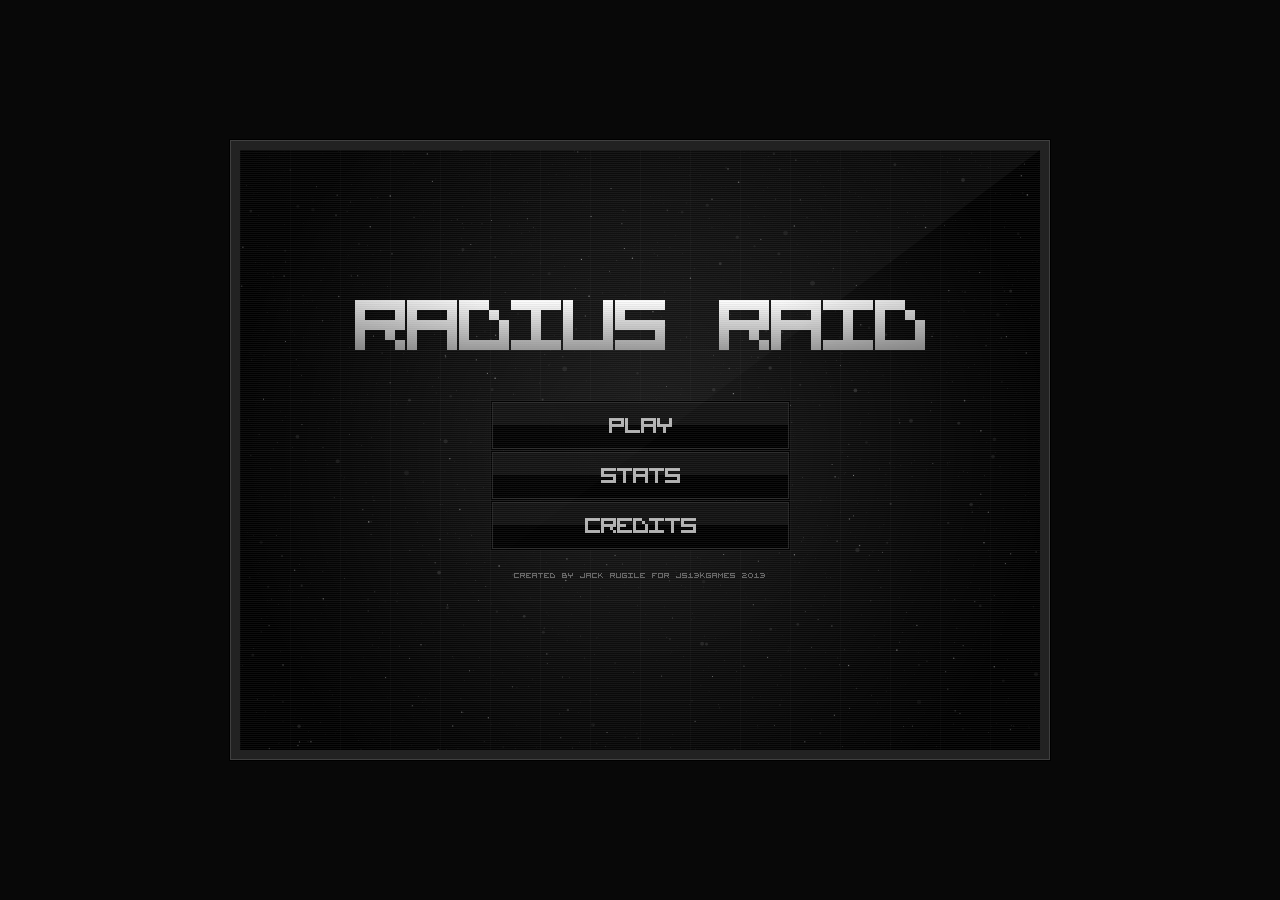
<file: playgames.html>
<!doctype html>
<html>
	<head>
		<title>Radius Raid</title>
		<link rel="shortcut icon" id="favicon" />

		<style>
			body {
				background: #080808;
			}

			#wrap {
				background: #222;
				box-shadow: inset 0 0 0 1px #404040, 0 0 0 1px #000;
				left: 50%;
				opacity: 0;
				padding: 10px;
				position: absolute;
				top: 50%;
				transition: opacity 1.5s;
			}

			.loaded #wrap {
				opacity: 1;
			}

			#wrap-inner {
				background: #000;
				overflow: hidden;
				position: relative;
			}

			canvas {
				cursor: crosshair;
				display: block;
				left: 0;
				position: absolute;
				top: 0;
			}

			.joystick {
				width: 120px;
				height: 120px;
				position: absolute;
				top: calc(60% - 60px);
			}

			#left-joystick.joystick {
				left: 90px;
			}

			#right-joystick.joystick {
				right: 90px;
			}
		</style>
	</head>
	<body>
		<div id="left-joystick" class="joystick"></div>
		<div id="right-joystick" class="joystick"></div>
		<div id="wrap">
			<div id="wrap-inner">
				<canvas id="cbg1"></canvas>
				<canvas id="cbg2"></canvas>
				<canvas id="cbg3"></canvas>
				<canvas id="cbg4"></canvas>
				<canvas id="cmg"></canvas>
				<canvas id="cfg"></canvas>
			</div>
		</div>
		<script>var $ = {};</script>
		<script src="touch-compat.js"></script>
		<script src="jsfxr.js"></script>
		<script src="util.js"></script>
		<script src="storage.js"></script>
		<script src="definitions.js"></script>
		<script src="audio.js"></script>
		<script src="text.js"></script>
		<script src="hero.js"></script>
		<script src="enemy.js"></script>
		<script src="bullet.js"></script>
		<script src="explosion.js"></script>
		<script src="powerup.js"></script>
		<script src="particle.js"></script>
		<script src="particleemitter.js"></script>
		<script src="textpop.js"></script>
		<script src="levelpop.js"></script>
		<script src="button.js"></script>
		<script src="game.js"></script>
	</body>
</html>
</file>
